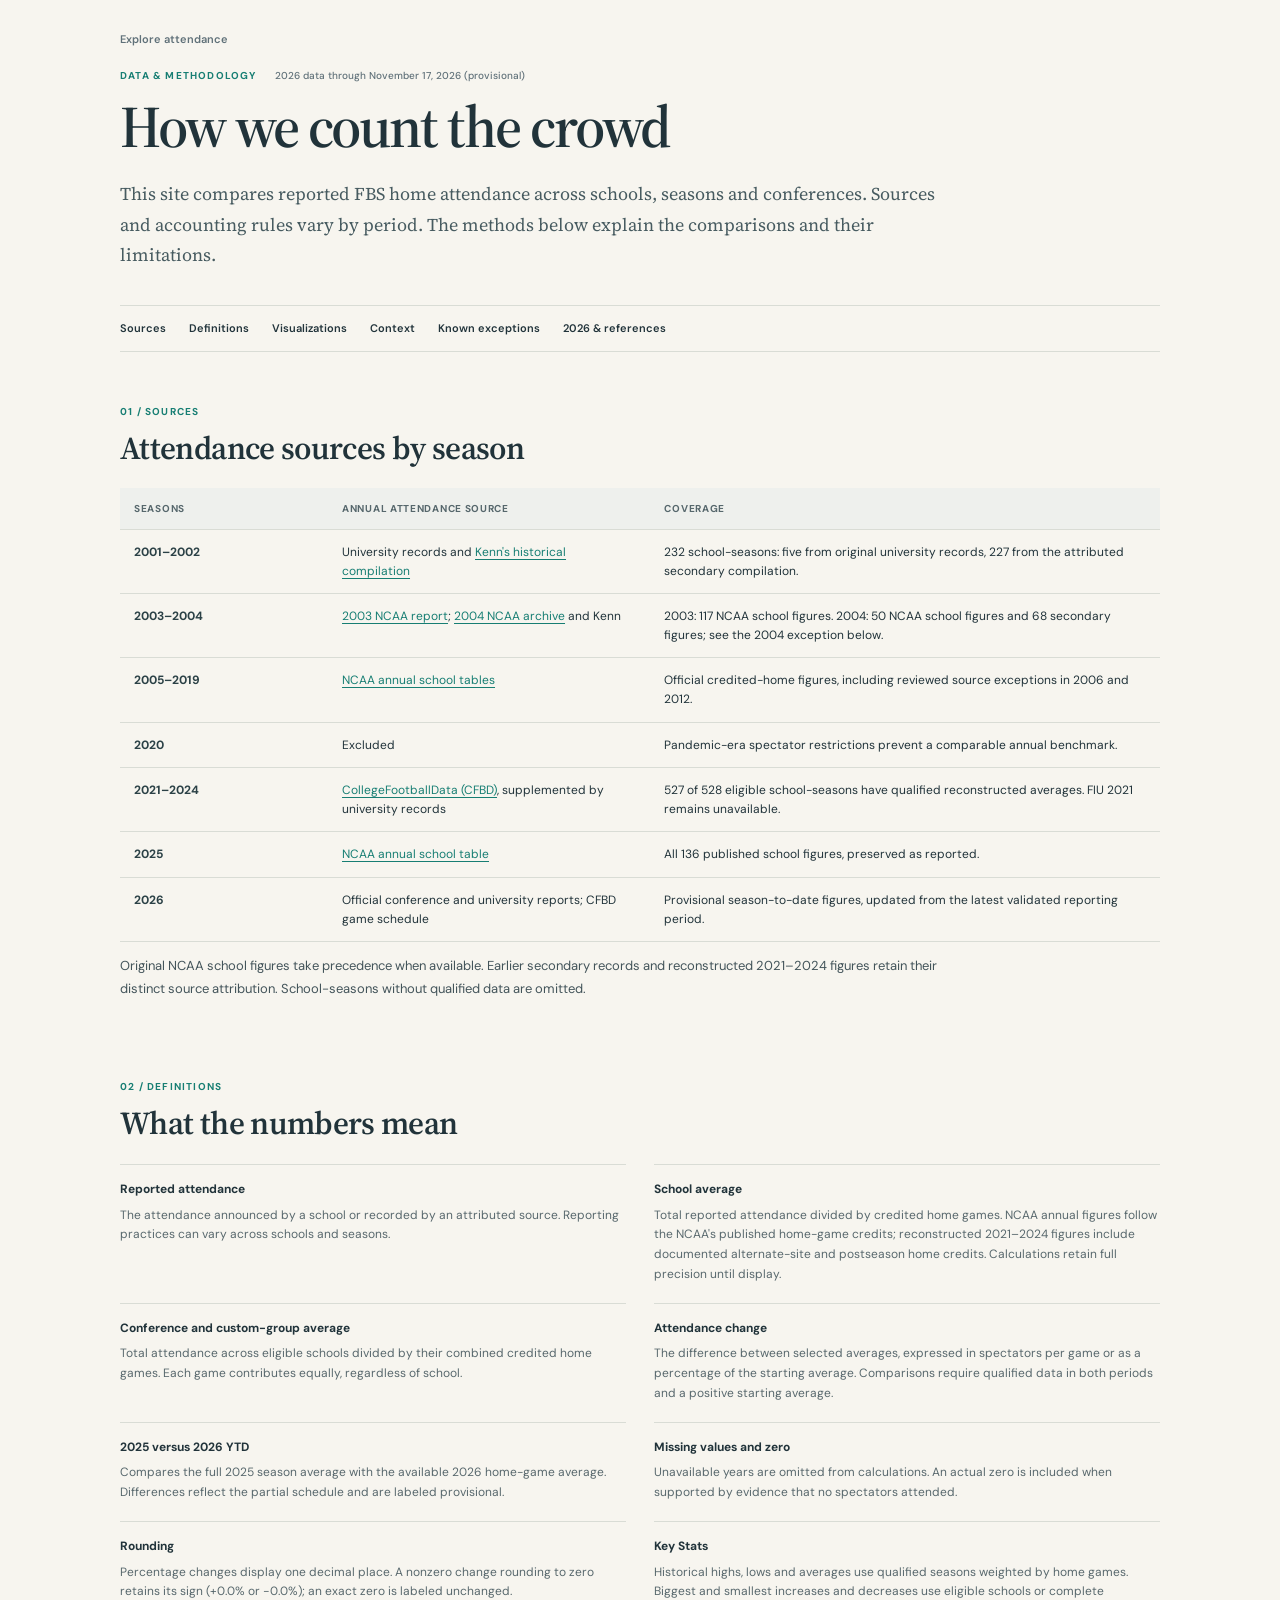
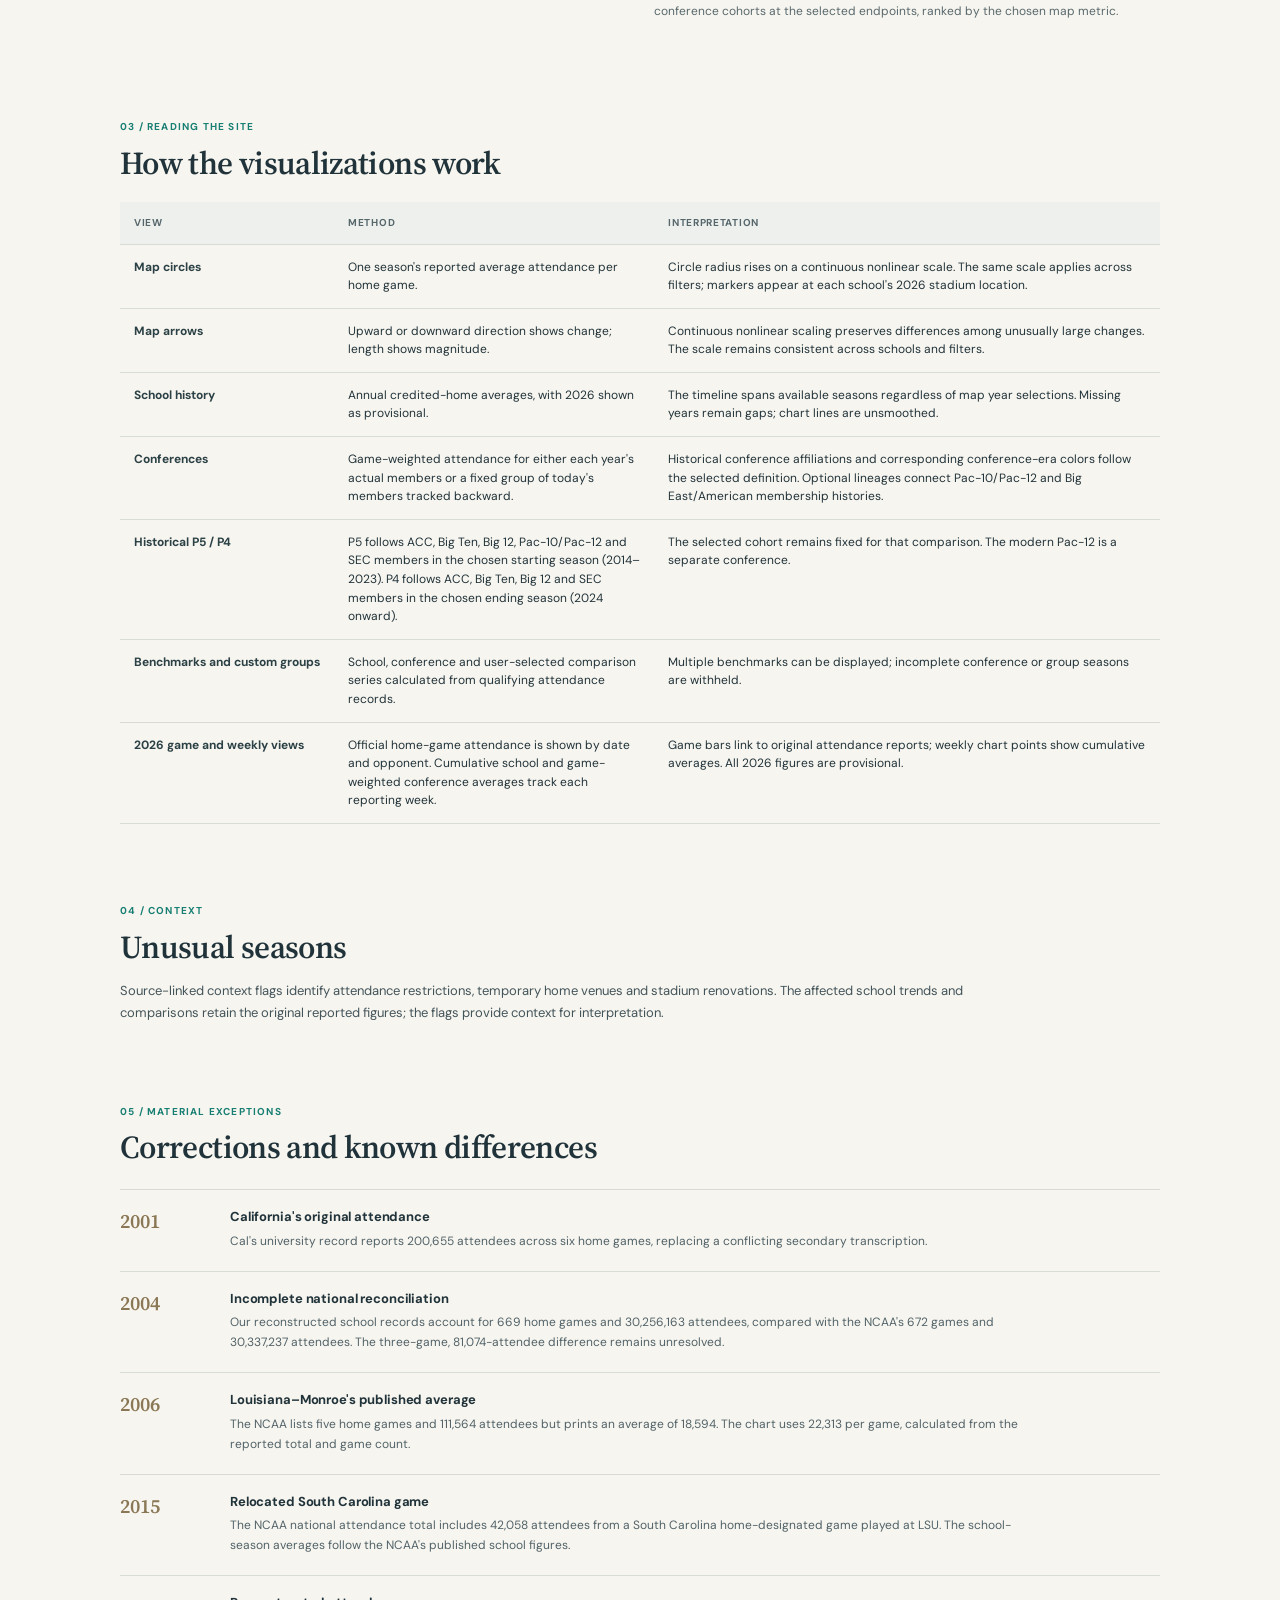
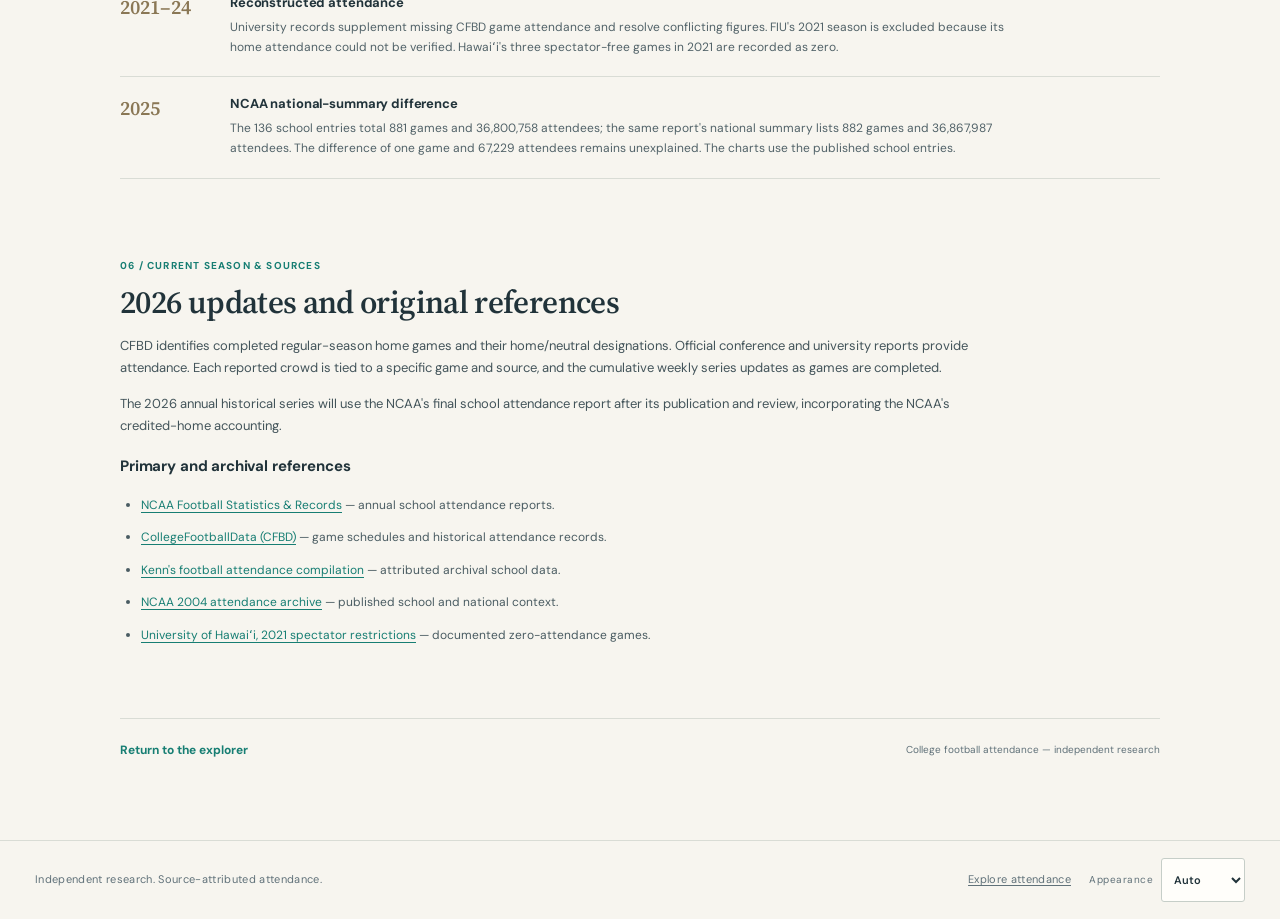
<file: methodology.html>
<!doctype html>
<html lang="en">
<head>
  <meta charset="utf-8">
  <meta name="viewport" content="width=device-width, initial-scale=1">
  <meta name="theme-color" content="#faf9f6">
  <meta name="description" content="Sources, calculations and limits of the college football attendance visualization.">
  <title>Data &amp; Methodology | The United States of College Football</title>
  <link rel="preconnect" href="https://fonts.googleapis.com">
  <link rel="preconnect" href="https://fonts.gstatic.com" crossorigin>
  <link href="https://fonts.googleapis.com/css2?family=DM+Sans:wght@400;500;600;700&family=Source+Serif+4:wght@400;600&display=swap" rel="stylesheet">
  <link rel="stylesheet" href="./styles.css?v=b45f5e7d809a">
  <script src="./theme.js"></script>
  <link rel="stylesheet" href="./methodology.css">
</head>
<body>
<a class="skip-link" href="#methodology-content">Skip to methodology</a>
<main id="methodology-content" class="methodology-main">
  <a class="methodology-back" href="./index.html">Explore attendance</a>
  <div class="methodology-eyebrow">DATA &amp; METHODOLOGY <span data-ytd-status>2026 data (provisional)</span></div>
  <h1>How we count the crowd</h1>
  <p class="methodology-deck">This site compares reported FBS home attendance across schools, seasons and conferences. Sources and accounting rules vary by period. The methods below explain the comparisons and their limitations.</p>

  <nav class="methodology-jumps" aria-label="On this page">
    <a href="#sources">Sources</a>
    <a href="#metrics">Definitions</a>
    <a href="#views">Visualizations</a>
    <a href="#disruptions">Context</a>
    <a href="#adjustments">Known exceptions</a>
    <a href="#updates">2026 &amp; references</a>
  </nav>

  <section id="sources" class="methodology-section">
    <span class="section-index">01 / SOURCES</span>
    <h2>Attendance sources by season</h2>
    <div class="table-scroll" role="region" aria-label="Historical attendance sources by period" tabindex="0">
      <table class="methodology-table"><thead><tr><th>Seasons</th><th>Annual attendance source</th><th>Coverage</th></tr></thead><tbody>
        <tr><th scope="row">2001–2002</th><td>University records and <a href="https://kenn.com/blog/sports-attendance/ncaa-football-attendance/">Kenn's historical compilation</a></td><td>232 school-seasons: five from original university records, 227 from the attributed secondary compilation.</td></tr>
        <tr><th scope="row">2003–2004</th><td><a href="https://s3.amazonaws.com/fs.ncaa.org/Docs/stats/football_records/Attendance/2003.pdf">2003 NCAA report</a>; <a href="https://ncaanewsarchive.s3.amazonaws.com/2005/Association-wide/football-attendance-holding-steady-despite-fewer-contests---1-31-05-ncaa-news.html">2004 NCAA archive</a> and Kenn</td><td>2003: 117 NCAA school figures. 2004: 50 NCAA school figures and 68 secondary figures; see the 2004 exception below.</td></tr>
        <tr><th scope="row">2005–2019</th><td><a href="https://www.ncaa.org/championships/statistics-and-records/football/">NCAA annual school tables</a></td><td>Official credited-home figures, including reviewed source exceptions in 2006 and 2012.</td></tr>
        <tr><th scope="row">2020</th><td>Excluded</td><td>Pandemic-era spectator restrictions prevent a comparable annual benchmark.</td></tr>
        <tr><th scope="row">2021–2024</th><td><a href="https://collegefootballdata.com/">CollegeFootballData (CFBD)</a>, supplemented by university records</td><td>527 of 528 eligible school-seasons have qualified reconstructed averages. FIU 2021 remains unavailable.</td></tr>
        <tr><th scope="row">2025</th><td><a href="https://s3.amazonaws.com/fs.ncaa.org/Docs/stats/football_records/Attend.pdf">NCAA annual school table</a></td><td>All 136 published school figures, preserved as reported.</td></tr>
        <tr><th scope="row">2026</th><td>Official conference and university reports; CFBD game schedule</td><td>Provisional season-to-date figures, updated from the latest validated reporting period.</td></tr>
      </tbody></table>
    </div>
    <p>Original NCAA school figures take precedence when available. Earlier secondary records and reconstructed 2021–2024 figures retain their distinct source attribution. School-seasons without qualified data are omitted.</p>
  </section>

  <section id="metrics" class="methodology-section">
    <span class="section-index">02 / DEFINITIONS</span>
    <h2>What the numbers mean</h2>
    <dl class="methodology-definitions">
      <div><dt>Reported attendance</dt><dd>The attendance announced by a school or recorded by an attributed source. Reporting practices can vary across schools and seasons.</dd></div>
      <div><dt>School average</dt><dd>Total reported attendance divided by credited home games. NCAA annual figures follow the NCAA's published home-game credits; reconstructed 2021–2024 figures include documented alternate-site and postseason home credits. Calculations retain full precision until display.</dd></div>
      <div><dt>Conference and custom-group average</dt><dd>Total attendance across eligible schools divided by their combined credited home games. Each game contributes equally, regardless of school.</dd></div>
      <div><dt>Attendance change</dt><dd>The difference between selected averages, expressed in spectators per game or as a percentage of the starting average. Comparisons require qualified data in both periods and a positive starting average.</dd></div>
      <div><dt>2025 versus 2026 YTD</dt><dd>Compares the full 2025 season average with the available 2026 home-game average. Differences reflect the partial schedule and are labeled provisional.</dd></div>
      <div><dt>Missing values and zero</dt><dd>Unavailable years are omitted from calculations. An actual zero is included when supported by evidence that no spectators attended.</dd></div>
      <div><dt>Rounding</dt><dd>Percentage changes display one decimal place. A nonzero change rounding to zero retains its sign (+0.0% or −0.0%); an exact zero is labeled unchanged.</dd></div>
      <div><dt>Key Stats</dt><dd>Historical highs, lows and averages use qualified seasons weighted by home games. Biggest and smallest increases and decreases use eligible schools or complete conference cohorts at the selected endpoints, ranked by the chosen map metric.</dd></div>
    </dl>
  </section>

  <section id="views" class="methodology-section">
    <span class="section-index">03 / READING THE SITE</span>
    <h2>How the visualizations work</h2>
    <div class="table-scroll" role="region" aria-label="How to read attendance visualizations" tabindex="0">
      <table class="methodology-table"><thead><tr><th>View</th><th>Method</th><th>Interpretation</th></tr></thead><tbody>
        <tr><th scope="row">Map circles</th><td>One season's reported average attendance per home game.</td><td>Circle radius rises on a continuous nonlinear scale. The same scale applies across filters; markers appear at each school's 2026 stadium location.</td></tr>
        <tr><th scope="row">Map arrows</th><td>Upward or downward direction shows change; length shows magnitude.</td><td>Continuous nonlinear scaling preserves differences among unusually large changes. The scale remains consistent across schools and filters.</td></tr>
        <tr><th scope="row">School history</th><td>Annual credited-home averages, with 2026 shown as provisional.</td><td>The timeline spans available seasons regardless of map year selections. Missing years remain gaps; chart lines are unsmoothed.</td></tr>
        <tr><th scope="row">Conferences</th><td>Game-weighted attendance for either each year's actual members or a fixed group of today's members tracked backward.</td><td>Historical conference affiliations and corresponding conference-era colors follow the selected definition. Optional lineages connect Pac-10/Pac-12 and Big East/American membership histories.</td></tr>
        <tr><th scope="row">Historical P5 / P4</th><td>P5 follows ACC, Big Ten, Big 12, Pac-10/Pac-12 and SEC members in the chosen starting season (2014–2023). P4 follows ACC, Big Ten, Big 12 and SEC members in the chosen ending season (2024 onward).</td><td>The selected cohort remains fixed for that comparison. The modern Pac-12 is a separate conference.</td></tr>
        <tr><th scope="row">Benchmarks and custom groups</th><td>School, conference and user-selected comparison series calculated from qualifying attendance records.</td><td>Multiple benchmarks can be displayed; incomplete conference or group seasons are withheld.</td></tr>
        <tr><th scope="row">2026 game and weekly views</th><td>Official home-game attendance is shown by date and opponent. Cumulative school and game-weighted conference averages track each reporting week.</td><td>Game bars link to original attendance reports; weekly chart points show cumulative averages. All 2026 figures are provisional.</td></tr>
      </tbody></table>
    </div>
  </section>

  <section id="disruptions" class="methodology-section">
    <span class="section-index">04 / CONTEXT</span>
    <h2>Unusual seasons</h2>
    <p>Source-linked context flags identify attendance restrictions, temporary home venues and stadium renovations. The affected school trends and comparisons retain the original reported figures; the flags provide context for interpretation.</p>
  </section>

  <section id="adjustments" class="methodology-section">
    <span class="section-index">05 / MATERIAL EXCEPTIONS</span>
    <h2>Corrections and known differences</h2>
    <div class="exception-list">
      <article><div class="exception-year">2001</div><div><h3>California's original attendance</h3><p>Cal's university record reports 200,655 attendees across six home games, replacing a conflicting secondary transcription.</p></div></article>
      <article><div class="exception-year">2004</div><div><h3>Incomplete national reconciliation</h3><p>Our reconstructed school records account for 669 home games and 30,256,163 attendees, compared with the NCAA's 672 games and 30,337,237 attendees. The three-game, 81,074-attendee difference remains unresolved.</p></div></article>
      <article><div class="exception-year">2006</div><div><h3>Louisiana–Monroe's published average</h3><p>The NCAA lists five home games and 111,564 attendees but prints an average of 18,594. The chart uses 22,313 per game, calculated from the reported total and game count.</p></div></article>
      <article><div class="exception-year">2015</div><div><h3>Relocated South Carolina game</h3><p>The NCAA national attendance total includes 42,058 attendees from a South Carolina home-designated game played at LSU. The school-season averages follow the NCAA's published school figures.</p></div></article>
      <article><div class="exception-year">2021–24</div><div><h3>Reconstructed attendance</h3><p>University records supplement missing CFBD game attendance and resolve conflicting figures. FIU's 2021 season is excluded because its home attendance could not be verified. Hawaiʻi's three spectator-free games in 2021 are recorded as zero.</p></div></article>
      <article><div class="exception-year">2025</div><div><h3>NCAA national-summary difference</h3><p>The 136 school entries total 881 games and 36,800,758 attendees; the same report's national summary lists 882 games and 36,867,987 attendees. The difference of one game and 67,229 attendees remains unexplained. The charts use the published school entries.</p></div></article>
    </div>
  </section>

  <section id="updates" class="methodology-section">
    <span class="section-index">06 / CURRENT SEASON &amp; SOURCES</span>
    <h2>2026 updates and original references</h2>
    <p>CFBD identifies completed regular-season home games and their home/neutral designations. Official conference and university reports provide attendance. Each reported crowd is tied to a specific game and source, and the cumulative weekly series updates as games are completed.</p>
    <p>The 2026 annual historical series will use the NCAA's final school attendance report after its publication and review, incorporating the NCAA's credited-home accounting.</p>
    <h3>Primary and archival references</h3>
    <ul class="methodology-references">
      <li><a href="https://www.ncaa.org/championships/statistics-and-records/football/">NCAA Football Statistics &amp; Records</a> — annual school attendance reports.</li>
      <li><a href="https://collegefootballdata.com/">CollegeFootballData (CFBD)</a> — game schedules and historical attendance records.</li>
      <li><a href="https://kenn.com/blog/sports-attendance/ncaa-football-attendance/">Kenn's football attendance compilation</a> — attributed archival school data.</li>
      <li><a href="https://ncaanewsarchive.s3.amazonaws.com/2005/Association-wide/football-attendance-holding-steady-despite-fewer-contests---1-31-05-ncaa-news.html">NCAA 2004 attendance archive</a> — published school and national context.</li>
      <li><a href="https://hawaiiathletics.com/news/2021/11/1/football-warriors-host-aztecs-in-first-full-capacity-crowd-at-ching-complex.aspx">University of Hawaiʻi, 2021 spectator restrictions</a> — documented zero-attendance games.</li>
    </ul>
  </section>

  <div class="methodology-bottom"><a href="./index.html">Return to the explorer</a><span>College football attendance — independent research</span></div>
</main>
<footer class="site-footer">
  <span>Independent research. Source-attributed attendance.</span>
  <div class="site-footer-actions">
    <a href="./index.html">Explore attendance</a>
    <label class="theme-picker footer-theme"><span>Appearance</span><select id="themeMode" aria-label="Appearance" title="Appearance"><option value="auto">Auto</option><option value="light">Light</option><option value="dark">Dark</option></select></label>
  </div>
</footer>
<script type="module">
  const nodes = document.querySelectorAll("[data-ytd-status]");
  try {
    const response = await fetch("./data/freshness.json", {cache: "no-store"});
    if (!response.ok) throw new Error("Audit not accessible");
    const audit = await response.json();
    if (audit.season_status !== "provisional" || !Number.isInteger(audit.matched_games) ||
        !Number.isInteger(audit.qualifying_games) || audit.matched_games > audit.qualifying_games)
      throw new Error("Invalid provisional audit");
    const when = new Date(audit.data_through).toLocaleDateString("en-US", {
      timeZone: "UTC", year: "numeric", month: "long", day: "numeric"
    });
    const label = "2026 data through " + when + " (provisional)";
    nodes.forEach(node => {node.textContent = label;});
  } catch {
    nodes.forEach(node => {node.textContent = "2026 provisional data (date unavailable)";});
  }
</script>
</body>
</html>
</file>
<file: styles.css>
:root{--paper:#f7f5ef;--ink:#21333a;--soft:#607179;--rule:#d9dcd5;--rise:#177e73;--fall:#b65f46;--neutral:#52656b;--gold:#b08a49;}
*{box-sizing:border-box}
html{scroll-behavior:smooth}
body{margin:0;background:var(--paper);color:var(--ink);font:14px/1.55 "DM Sans",Arial,sans-serif;-webkit-font-smoothing:antialiased}
button,select{font:inherit}
button{cursor:pointer}
button:focus-visible,select:focus-visible,a:focus-visible,input:focus-visible,summary:focus-visible,[role="button"]:focus-visible{outline:2px solid #bd8940;outline-offset:3px}
a{color:var(--rise);text-underline-offset:3px}
[hidden]{display:none!important}
.visually-hidden{position:absolute;width:1px;height:1px;padding:0;margin:-1px;overflow:hidden;clip:rect(0,0,0,0);white-space:nowrap;border:0}
.skip-link{position:absolute;top:-80px;left:12px;padding:8px;background:white;z-index:50}
.skip-link:focus{top:12px}
main{max-width:1320px;margin:0 auto;padding:0 30px 60px}
.page-intro{display:flex;align-items:flex-start;flex-direction:column;gap:7px;padding:31px 0 25px}
.page-intro h1{font:600 clamp(27px,3.2vw,41px)/1.11 "Source Serif 4",Georgia,serif;letter-spacing:-.026em;margin:0}
.page-intro p{margin:0;color:var(--soft);font-size:14px;white-space:normal}
.controls-bar{border:1px solid var(--rule);border-radius:7px;background:var(--surface);padding:14px 16px;margin-bottom:15px;display:flex;gap:14px;align-items:end;flex-wrap:wrap}
.field{display:flex;flex-direction:column;gap:4px;min-width:82px}
.field>span{font-size:10px;letter-spacing:.10em;font-weight:700;color:var(--soft)}
.field select{height:39px;width:100%;min-width:0;padding:6px 28px 6px 10px;border:1px solid var(--field-border);border-radius:5px;background:var(--surface);color:var(--ink);max-width:100%}
.field select:hover{border-color:#8e9a9c}
.comparison-divider{align-self:end;line-height:39px;color:var(--soft)}
.focus-field{min-width:190px;max-width:230px;flex:1.1}
.conference-field{min-width:147px;max-width:205px;flex:1}
.school-field{min-width:177px;max-width:250px;flex:1.4}
.metric-switch{display:flex;align-items:stretch;gap:3px;padding:3px;border:1px solid var(--field-border);border-radius:8px;margin-left:auto;min-height:44px}
.metric-button{appearance:none;display:flex;align-items:center;justify-content:center;background:transparent;border:0;border-radius:5px;color:var(--soft);font-size:12px;line-height:1.2;padding:7px 12px;white-space:nowrap;min-height:36px}
.metric-button:hover:not(.active){background:var(--surface-hover)}
.metric-button.active{background:#263e44;color:#fff;font-weight:600}
.metric-button:disabled{cursor:not-allowed;opacity:.4}
.context-note{font-size:12px;color:var(--soft);margin:8px 0 12px;min-height:18px}
.map-layout{width:100%;display:grid;grid-template-columns:minmax(0,1.75fr) minmax(320px,1fr);gap:27px;align-items:start}
.map-card{min-width:0}
.map-topline{display:flex;align-items:baseline;justify-content:space-between;padding:3px 0 9px}
.map-topline h2{font:600 23px/1.2 "Source Serif 4",Georgia,serif;margin:0;letter-spacing:-.018em}
.map-topline span{color:var(--soft);font-size:12px;font-variant-numeric:tabular-nums}
.map-stage{position:relative;width:100%;max-width:1060px;margin:0 auto;aspect-ratio:960/585;overflow:hidden;touch-action:pan-y}
#atlasMap{width:100%;height:100%;display:block;outline:none;touch-action:none}
.state-shape{fill:var(--map-land);stroke:var(--map-border);stroke-width:.85;vector-effect:non-scaling-stroke}
.map-marker{cursor:pointer;outline:none}
.marker-hit-circle{fill:transparent;stroke:none;pointer-events:all}
.marker-hit-shaft,.marker-hit-tip{fill:none;stroke:transparent;stroke-width:12px;pointer-events:stroke;vector-effect:non-scaling-stroke;stroke-linecap:round;stroke-linejoin:round}
.marker-ring{stroke:#fff;stroke-width:1.15;vector-effect:non-scaling-stroke;pointer-events:none}
.marker-arrow{fill:none;stroke-linecap:round;vector-effect:non-scaling-stroke;opacity:.96;pointer-events:none}
.marker-tip{fill:none;stroke-linecap:round;stroke-linejoin:round;vector-effect:non-scaling-stroke;opacity:.96;pointer-events:none}
.map-marker.muted .marker-arrow,.map-marker.muted .marker-tip,.map-marker.muted .marker-ring{opacity:.17}
.map-marker.muted:hover .marker-arrow,.map-marker.muted:hover .marker-tip,.map-marker.muted:hover .marker-ring,
.map-marker.muted:focus-visible .marker-arrow,.map-marker.muted:focus-visible .marker-tip,.map-marker.muted:focus-visible .marker-ring{opacity:.85}
.map-marker.active .marker-arrow,.map-marker.active .marker-tip{opacity:1;filter:drop-shadow(0 0 2px #fff) drop-shadow(0 0 1px #182d32)}
.map-marker.active .marker-ring{stroke:#243d44;stroke-width:1.7px}
.map-marker.hovered .marker-arrow,.map-marker.hovered .marker-tip{opacity:1;stroke-width:2px;filter:drop-shadow(0 0 1.6px #fff) drop-shadow(0 0 1px #243d44)}
.map-marker.hovered .marker-ring{opacity:1;filter:drop-shadow(0 0 2px #fff)}
.map-tooltip{position:absolute;z-index:4;pointer-events:none;background:var(--surface);border:1px solid var(--field-border);box-shadow:0 7px 22px #152f2a24;padding:11px 13px;max-width:235px;min-width:150px;border-radius:5px;font-size:12px}
.map-tooltip b{display:block;font-size:13px}
.map-tooltip span{display:block;font-size:15px;font-weight:700;margin:3px 0}
.map-tooltip small{display:block;font-size:11px;color:var(--soft);line-height:1.4}
.map-tooltip-averages{white-space:pre-line}
.map-school-chooser{position:absolute;z-index:6;width:235px;max-width:calc(100% - 12px);max-height:265px;overflow-y:auto;background:#fff;border:1px solid #d5dcd9;box-shadow:0 7px 22px #152f2a28;border-radius:4px;padding:5px;pointer-events:auto}
.map-school-chooser[hidden]{display:none}
.map-chooser-head{display:flex;align-items:center;justify-content:space-between;padding:4px 8px 6px;color:#34474b;font-size:12px}
.map-chooser-close{border:0;background:transparent;color:#52636a;font-size:19px;cursor:pointer;padding:0 3px;line-height:1.2}
.map-chooser-option{width:100%;display:flex;align-items:center;justify-content:space-between;gap:10px;border:0;border-top:1px solid #e8ece9;background:#fff;color:#20363b;text-align:left;padding:9px 8px;cursor:pointer;font-size:12px}
.map-chooser-option small{font-size:11px;color:#66777c;white-space:nowrap}
.map-chooser-option:hover,.map-chooser-option:focus-visible{background:#eef3f1;outline-offset:-2px}
@media (pointer:coarse){.marker-hit-shaft,.marker-hit-tip{stroke-width:18px}}
.map-zoom{position:absolute;bottom:9px;right:9px;display:flex;gap:2px}
.map-zoom button{width:32px;height:32px;border:1px solid #d2d6d2;background:#fff;color:#45545a;font-size:16px;border-radius:2px}
.map-zoom button:hover{background:#f1f2ef}
.map-zoom #zoomReset{width:52px;font-size:12px;font-weight:600}
.map-footer{display:flex;align-items:center;justify-content:space-between;flex-wrap:wrap;gap:8px;border-top:1px solid var(--rule);padding:9px 0 0}
.map-legend{display:flex;align-items:center;gap:13px;flex-wrap:wrap;font-size:12px;color:var(--soft)}
.legend-item{display:flex;align-items:center;gap:5px;white-space:nowrap}
.legend-symbol{display:inline-block;width:9px;height:9px;border-radius:50%;background:var(--rise)}
.legend-symbol.rise,.legend-symbol.fall{width:15px;height:2px;border-radius:0;position:relative;transform-origin:center}
.legend-symbol.rise{color:var(--rise);transform:rotate(-26deg)}
.legend-symbol.fall{background:var(--fall);color:var(--fall);transform:rotate(26deg)}
.legend-symbol.rise::after,.legend-symbol.fall::after{content:"";position:absolute;right:-1px;top:-3px;width:6px;height:6px;border-top:2px solid currentColor;border-right:2px solid currentColor;transform:rotate(45deg)}
.legend-symbol.unavailable{background:transparent;border:1px solid #7f908f}
.legend-symbol.muted{background:#a4adab;opacity:.6}
.legend-symbol.flat{width:12px;height:2px;border-radius:0;background:#52636a;position:relative}
.legend-symbol.flat::after{content:"";position:absolute;right:0;top:-2.5px;width:5px;height:5px;border-top:1.6px solid #52636a;border-right:1.6px solid #52636a;transform:rotate(45deg)}
.map-length-key{display:flex;align-items:center;gap:13px;flex-wrap:wrap;min-height:30px;margin:0 0 10px;font-size:11px;color:#667377}\n.map-length-key[data-loading="true"]{visibility:hidden}
.map-length-key[hidden],.legend-item[hidden]{display:none}
.map-length-lead{font-weight:600;color:#4e5b60}
.map-length-samples{display:flex;align-items:center;gap:17px;flex-wrap:wrap}
.map-length-item{display:flex;align-items:center;gap:2px;white-space:nowrap;font-variant-numeric:tabular-nums}
.map-length-item svg{display:block;width:40px;height:30px;flex:none}
.map-footnote{font-size:11px;color:var(--soft)}
.legend-explainer{margin:4px 0 10px;font-size:11px;color:#778184}
.stats-grid{display:grid;grid-template-columns:repeat(2,minmax(0,1fr));border-block:1px solid var(--rule);gap:0;margin:0 0 17px;align-items:stretch}
.stat{padding:12px 10px;display:flex;flex-direction:column;align-items:start;gap:5px;min-width:0}
.stat:nth-of-type(odd){border-right:1px solid var(--rule)}
.stat:nth-of-type(-n+2){border-bottom:1px solid var(--rule)}
.stat span{font-size:10px;letter-spacing:.06em;color:var(--soft);font-weight:700;white-space:nowrap}
.stat strong{font:600 27px/1.13 "Source Serif 4",Georgia,serif;white-space:nowrap;font-variant-numeric:tabular-nums}
.stat small{font-size:11px;color:var(--soft);line-height:1.2;max-width:100%;overflow:hidden;text-overflow:ellipsis;white-space:nowrap}
.school-card{display:grid;grid-template-columns:repeat(2,minmax(0,1fr));column-gap:12px;row-gap:8px;padding:2px 0 6px;margin-bottom:9px}
.school-summary-heading{grid-column:1 / -1;min-width:0}
.school-summary-heading h2{font:600 25px/1.2 "Source Serif 4",Georgia,serif;margin:0;color:var(--ink)}
.school-summary-heading h2::after{content:none}
.conference-link{background:none;border:0;padding:2px 0;color:#526975;font-size:11px;text-align:left;text-decoration:underline;text-decoration-style:dotted;text-underline-offset:3px}
.conference-link:hover{color:#1b8275}
.school-stat{display:flex;flex-direction:column;gap:2px;min-width:95px}
.school-stat--change{grid-column:1/-1}
.school-stat span{font-size:10px;color:var(--soft)}
.school-stat strong{font-size:19px;letter-spacing:-.025em;font-variant-numeric:tabular-nums}
.school-sources{display:flex;flex-direction:column;gap:3px;grid-column:1/-1}
.school-source{display:flex;gap:.35em;align-items:center;color:var(--soft);font-size:11px;max-width:none}
.school-source a{white-space:nowrap}
.school-source[hidden]{display:none}
.source-exception{grid-column:1/-1;font-size:11px;color:#6b6660;margin:0}
.trends-section,.game-details-section{margin:22px 0 26px}
.section-heading{display:flex;align-items:baseline;gap:15px;flex-wrap:wrap;margin-bottom:13px}
.section-heading h2{font:600 24px/1.25 "Source Serif 4",Georgia,serif;margin:0}
.section-subtitle{font-size:11px;color:var(--soft)}
.trend-controls{display:flex;align-items:start;gap:12px;flex-wrap:wrap}
.trend-controls .field{min-width:165px;max-width:285px}
.school-compare-control{display:flex;flex-direction:column;gap:5px;min-width:185px;max-width:305px;flex:0 1 285px}
.school-compare-control .field{min-width:0;max-width:none;width:100%}
.suggested-comparisons{display:flex;align-items:baseline;flex-wrap:wrap;gap:4px 5px;font-size:10px;line-height:1.35;flex:0 0 100%;width:100%}
.selected-comparison-schools{display:flex;align-items:center;flex-wrap:wrap;gap:5px 7px;flex:0 0 100%;width:100%;font-size:11px;color:var(--soft)}
.selected-comparison-chip{display:inline-flex;align-items:center;gap:6px;border:1px solid var(--rule);border-radius:14px;background:var(--surface);color:var(--ink);padding:3px 8px;font-size:11px}
.selected-comparison-chip:hover{border-color:var(--rise)}
.selected-comparison-chip .remove-mark{font-size:14px;line-height:1;color:var(--soft)}
.suggested-comparisons-label{color:var(--soft);margin-right:2px}
.suggested-school-chip{border:1px solid var(--rule);border-radius:12px;padding:2px 7px;background:var(--surface);color:var(--soft);font-size:10px;line-height:1.4}
.suggested-school-chip:hover,.suggested-school-chip[aria-pressed="true"]{color:var(--rise);border-color:var(--rise)}
.additional-benchmark-row{display:flex;flex-basis:100%;width:100%;align-items:end;flex-wrap:wrap;gap:12px;padding-top:3px}
.additional-benchmark-row .field{flex:0 1 300px}
.season-availability-note{font-size:11px;line-height:1.5;color:var(--soft);margin:7px 0 0}
.subtle-check{font-size:11px;color:var(--soft);display:flex;align-items:center;gap:6px;min-height:34px}
.subtle-check input{accent-color:var(--rise)}
.custom-group-controls{display:flex;gap:9px;align-items:end;flex-wrap:wrap;padding:8px 0}
.custom-group-controls .field{min-width:180px}
.text-button{height:34px;border:1px solid #cfd6d2;background:white;padding:0 12px;color:var(--ink)}
.group-chips{display:flex;gap:6px;align-items:center;flex-wrap:wrap}
.group-chip{border:1px solid #cfd6d2;border-radius:16px;background:#fff;font-size:11px;padding:5px 9px;color:var(--ink)}
.group-chip:hover{border-color:var(--fall)}
.trend-membership-note,.trend-coverage-note,.game-source-note{font-size:11px;color:var(--soft);margin:8px 0;line-height:1.5}
.chart-key{display:flex;gap:18px;flex-wrap:wrap;align-items:center;margin:8px 0;font-size:11px;color:#435056}
.chart-key>span{display:inline-flex;gap:7px;align-items:center}
.swatch{display:inline-block;width:21px;height:2px;background:var(--rise)}
.swatch.school-b{background:var(--fall)}
.swatch.conference{background:var(--gold);border-top:1px dashed #faf9f6}
.chart-container,.game-chart-wrap{width:100%;overflow:hidden}
.chart-container svg,.game-chart-wrap svg{width:100%;height:auto;display:block;overflow:visible}
.chart-grid .tick line{stroke:#e3e6e2}
.chart-axis path,.chart-axis line{stroke:#bfc8c4;stroke-width:.6}
.chart-axis text{font:11px "DM Sans",Arial,sans-serif;fill:#69777a}
.chart-line{fill:none;stroke-linejoin:round;stroke-linecap:round}
.period-label{font-size:10px;fill:#9c916f;letter-spacing:.015em}
.weekly-trend-wrap{margin:12px 0 15px}
.weekly-trend-wrap .trend-coverage-note{font-weight:600;color:var(--ink)}
.weekly-series-key{display:flex;flex-wrap:wrap;align-items:center;gap:4px 10px;margin-top:5px}
.weekly-series-item{display:inline-flex;align-items:center;gap:6px;padding:2px 3px;font-size:11px;line-height:1.5;color:var(--soft)}
button.weekly-series-item{font:inherit;font-size:11px;color:var(--ink);background:transparent;border:0;border-radius:3px;cursor:pointer}
button.weekly-series-item:hover{background:var(--panel,#eef0ed)}
button.weekly-series-item:focus-visible{outline:2px solid var(--accent,#177e7a);outline-offset:2px}
.weekly-series-item.is-hidden{opacity:.45}
.game-details-section{border-top:1px solid var(--rule);padding-top:19px}
.game-table-wrap{overflow-x:auto}
.game-table{border-collapse:collapse;width:100%;font-size:12px;text-align:left}
.game-table th{font-size:10px;font-weight:700;letter-spacing:.07em;color:#6a777b;border-bottom:1px solid var(--rule);padding:7px 9px}
.game-table td{border-bottom:1px solid #e8eae6;padding:5px 8px;font-variant-numeric:tabular-nums}
.game-date-cell{white-space:nowrap}
.game-table tr:hover td{background:#f0f2ed}
.game-attendance-cell{display:flex;align-items:center;gap:13px}
.game-attendance-number{min-width:70px;text-align:right;font-weight:600}
.game-source-link{display:block;width:max-content;margin-top:1px;font-size:10px}
.game-sellout-badge{display:inline-flex;align-items:center;flex-shrink:0;white-space:nowrap;border:1px solid #a8cbc0;border-radius:3px;padding:2px 6px;color:#216759;background:#edf5f1;text-decoration:none;font:600 10px/1.2 "DM Sans",Arial,sans-serif}
.game-sellout-badge:hover{background:#dcefe7;text-decoration:underline}
.game-bar-track{flex:1;min-width:70px;max-width:360px;height:9px;background:#ecefeb;position:relative;border-radius:1px}
.game-bar-fill{display:block;height:100%;background:var(--school-primary,#52636a);border-radius:1px}
.game-bar-unavailable{font-weight:400;color:var(--soft)}
.quick-trend{grid-column:1/-1;min-width:0;margin-top:5px;position:relative}
.quick-trend-heading{display:flex;align-items:baseline;justify-content:space-between;gap:9px}
.quick-trend-heading span{font-size:11px;font-weight:700;letter-spacing:.055em;text-transform:uppercase;color:var(--soft)}
.quick-trend-heading a{font-size:10px;white-space:nowrap}
#quickTrendEmpty{font-size:11px;color:var(--soft);margin:8px 0}
#quickTrendChart{width:100%;height:auto;margin-top:2px;display:block}
.quick-trend-tooltip{position:absolute;top:24px;right:6px;z-index:2;pointer-events:none;border:1px solid #d5dcd9;background:#fff;color:#24373c;font-size:11px;line-height:1.4;box-shadow:0 3px 12px #182f2d24;padding:5px 8px;border-radius:3px;max-width:84%}
.quick-dot-hit{cursor:crosshair}
.quick-dot-hit:focus-visible{outline:none;stroke:#9c7235;stroke-width:1.5px}
.quick-trend-axis text{font:11px "DM Sans",Arial,sans-serif;fill:var(--soft)}
.quick-trend-axis path,.quick-trend-axis line{stroke:#cbd1cc}
.quick-trend-note{font:10px "DM Sans",Arial,sans-serif;fill:#78817e}
.movers-section{border-top:1px solid var(--rule);margin:18px 0 22px;padding-top:15px}
.movers-section h2{font:600 22px/1.2 "Source Serif 4",Georgia,serif;margin:0}
.movers-heading{display:flex;align-items:center;justify-content:space-between;gap:8px;flex-wrap:wrap}
.mover-type-switch{display:inline-flex;border:1px solid var(--rule);border-radius:2px;overflow:hidden}
.mover-type-button{font:600 10px "DM Sans",Arial,sans-serif;padding:5px 7px;border:0;background:#fff;color:var(--soft);cursor:pointer}
.mover-type-button+.mover-type-button{border-left:1px solid var(--rule)}
.mover-type-button.active{background:#273f45;color:#fff}
.mover-type-button:focus-visible{outline:2px solid #bd8940;outline-offset:-2px}
.movers-section>p{color:var(--soft);font-size:10px;line-height:1.4;margin:5px 0 9px}
.mover-list{display:grid;grid-template-columns:repeat(2,minmax(0,1fr));column-gap:24px;row-gap:0}
.mover-item{display:grid;grid-template-columns:minmax(0,1fr) auto;grid-template-areas:"label label" "school value";column-gap:10px;row-gap:5px;min-width:0;padding:13px 9px;border:0;border-bottom:1px solid var(--rule);background:transparent;color:var(--ink);text-align:left;cursor:pointer;font-family:inherit}
.mover-item:hover{background:#f0f2ee}
.mover-item:focus-visible{outline:2px solid #bd8940;outline-offset:1px}
.mover-item:disabled{opacity:.5;cursor:default}
.mover-label{grid-area:label;font-size:10px;letter-spacing:.035em;color:var(--soft);text-transform:uppercase;font-weight:700}
.mover-school{grid-area:school;font-size:14px;white-space:nowrap;text-overflow:ellipsis;overflow:hidden}
.mover-value{grid-area:value;font-size:14px;font-weight:700;font-variant-numeric:tabular-nums;text-align:right}
.mover-value small{display:block;color:var(--soft);font-size:10px;font-weight:400}
#additionalBenchmarkField{min-width:170px}
.methodology{border-top:1px solid var(--rule);font-size:12px;color:#667478;padding:17px 0;max-width:850px}
.methodology summary{cursor:pointer;color:var(--ink);font-weight:600}
.methodology p{margin:11px 0}
.site-footer{border-top:1px solid var(--rule);display:flex;align-items:center;justify-content:space-between;flex-wrap:wrap;gap:12px 20px;padding:17px max(24px,calc((100vw - 1210px)/2));font-size:11px;letter-spacing:.03em;color:var(--soft)}
.site-footer a{color:inherit;text-underline-offset:2px}
.site-footer-actions{display:flex;align-items:center;gap:18px;flex-wrap:wrap}
.site-footer-actions a{display:inline-flex;align-items:center;min-height:44px}
@media(max-width:1050px){
 .map-layout{grid-template-columns:minmax(0,1fr);row-gap:12px}
 .map-length-key{margin-bottom:0}
 .map-sidebar{display:block}
 .map-sidebar .quick-trend{align-self:start}
 .school-card{max-width:680px}
}
@media(max-width:960px){
 .page-intro{align-items:start;flex-direction:column;gap:4px}
 .metric-switch{margin-left:0}
 .controls-bar{gap:10px}
 .stat{padding:11px 10px;gap:7px}
 .stat strong{font-size:18px}
}
@media(max-width:620px){
 main{padding:0 13px 32px}
 .page-intro{padding:19px 0 15px}
 .page-intro h1{font-size:23px}
 .page-intro p{font-size:11px;white-space:normal}
 .controls-bar{display:grid;grid-template-columns:minmax(0,1fr) 13px minmax(0,1fr);gap:8px}
 .conference-field{grid-column:1 / 3;max-width:none}
 .school-field{grid-column:3 / 4;max-width:none;min-width:0}
 .metric-switch{grid-column:1 / -1;width:100%}
 .metric-button{flex:1;min-width:0;padding:7px 4px;font-size:11px}
 .field{min-width:0}
 .field>span{font-size:9px}
 .map-topline h2{font-size:18px}
 /* Match viewBox; remove vertical letterboxing on phones. */
 #atlasMap{height:100%}
 .map-footer{gap:4px}
 .map-legend{gap:10px}
 .map-footnote{width:100%;font-size:10px}
 .legend-explainer{font-size:10px}
 .map-sidebar{display:block}
 .mover-list{grid-template-columns:minmax(0,1fr)}
 #largestRise,#smallestRise,#largestFall,#smallestFall{grid-area:auto}
 .stats-grid{display:grid;grid-template-columns:repeat(2,minmax(0,1fr));margin:0 0 15px}
 .stat{min-width:0;justify-content:space-between;padding:10px 5px}
 .stat:nth-of-type(2){border-right:0}
 .stat:nth-of-type(-n+2){border-bottom:1px solid var(--rule)}
 .stat span{font-size:9px}
 .stat strong{font-size:18px}
 .school-card{gap:12px}
 .school-summary-heading{width:100%}
 .school-stat{min-width:75px}
 .trend-controls{display:grid;grid-template-columns:repeat(2,minmax(0,1fr));gap:9px}
 .trend-controls .field{min-width:0;max-width:none}
 .school-compare-control{min-width:0;max-width:none;width:100%}
 .selected-comparison-schools{grid-column:1/-1}
 .suggested-comparisons{grid-column:1/-1}
 .additional-benchmark-row{grid-column:1/-1}
 .additional-benchmark-row .field{min-width:0;max-width:100%;flex:1 1 160px}
 .trend-controls .subtle-check{min-height:25px}
 .chart-key{gap:10px}
 .section-heading h2{font-size:19px}
 .chart-container,.game-chart-wrap{overflow-x:auto;overscroll-behavior-x:contain}
 .chart-container svg,.game-chart-wrap svg{min-width:760px}
 .chart-axis text{font-size:10px}
 .game-table{font-size:11px}
 .site-footer{padding:14px 13px;flex-direction:column;align-items:flex-start;font-size:11px}
 .site-footer-actions{width:100%;justify-content:space-between;gap:10px}
}
@media(prefers-reduced-motion:reduce){html{scroll-behavior:auto}}

/* The trend remains one comparison surface: compact benchmark chips and an inline summary. */
.trend-controls .text-button{align-self:end}
.benchmark-chips{display:flex;align-items:center;flex-wrap:wrap;gap:6px;margin-top:9px}
.benchmark-chip{border:1px solid #d2d8d4;background:#fff;border-radius:18px;padding:5px 9px;font-size:11px;color:#34454a;display:inline-flex;align-items:center;gap:8px}
.benchmark-chip i{width:16px;height:3px;display:inline-block;flex:none;-webkit-mask-image:repeating-linear-gradient(90deg,#000 0 5px,transparent 5px 8px);mask-image:repeating-linear-gradient(90deg,#000 0 5px,transparent 5px 8px)}
.benchmark-chip:hover{border-color:#8a9b9b}
.benchmark-chip.primary-benchmark{background:#f2f4f0;border-color:#b9c4bf}
.benchmark-chip.primary-benchmark:hover{border-color:#b9c4bf}
.map-sidebar{min-width:0}
.benchmark-chip:focus-visible{outline:2px solid #bd8940;outline-offset:2px}
.chart-key{min-height:16px}
.chart-key .key-line{display:inline-block;width:24px;height:4px;flex:none;border:1px solid #0002}
.chart-key .key-line.dashed{-webkit-mask-image:repeating-linear-gradient(90deg,#000 0 7px,transparent 7px 11px);mask-image:repeating-linear-gradient(90deg,#000 0 7px,transparent 7px 11px)}
.chart-key>span{white-space:nowrap}
.chart-container{position:relative}
.conference-period-band{fill:#bcab83;opacity:.065}
.conference-period-boundary{stroke:#ad9d77;stroke-width:.65;stroke-opacity:.45}
.period-label{font-size:10px;fill:#938567;letter-spacing:.025em}
.chart-hover-rule{stroke:#7b8b8c;stroke-width:1;stroke-dasharray:3 3;pointer-events:none}
.chart-hover-point{stroke:#fff;stroke-width:1.5;pointer-events:none}
.chart-end-leader{fill:none;stroke-width:1;stroke-opacity:.68}
.trend-tooltip{position:absolute;right:97px;top:45px;z-index:5;border:1px solid #d9deda;border-radius:3px;background:rgba(255,255,255,.97);box-shadow:0 5px 20px #152f2a12;pointer-events:none;padding:10px 12px;min-width:185px;max-width:265px;font-size:11px}
.trend-tooltip strong{display:block;font-size:12px;margin-bottom:5px}
.trend-tooltip .tooltip-series{display:flex;justify-content:space-between;gap:14px;margin-top:3px}
.trend-tooltip .tooltip-series span{display:flex;align-items:center;gap:5px;max-width:170px}
.trend-tooltip .tooltip-series i{display:inline-block;width:9px;height:3px;flex:none}
.trend-tooltip .tooltip-series b{font-variant-numeric:tabular-nums;font-weight:600;white-space:nowrap}
.trend-tooltip small{display:block;margin-top:5px;color:#6f7879}
.trend-stats-wrap{overflow-x:auto;overscroll-behavior-x:contain;margin:13px 0 2px}
.trend-stats-table{border-collapse:collapse;width:100%;min-width:830px;font-size:11px}
.trend-stats-table th{color:#6f7a7b;text-align:right;letter-spacing:.04em;font-size:10px;font-weight:600;white-space:nowrap;border-bottom:1px solid var(--rule);padding:7px 8px}
.trend-stats-table th:first-child,.trend-stats-table td:first-child{text-align:left}
.trend-stats-table td{padding:8px;border-bottom:1px solid #e9ece8;text-align:right;font-variant-numeric:tabular-nums;white-space:nowrap}
.trend-stats-table td:first-child{font-weight:600}
.trend-stats-table tr.school-series{background:color-mix(in srgb,var(--series-color) 5%,white)}
.trend-stats-table tr.school-series td:first-child{box-shadow:inset 3px 0 var(--series-color)}
.trend-stats-table .series-swatch{display:inline-block;width:20px;height:4px;margin-right:7px;vertical-align:middle;border:1px solid #0002}
.trend-stats-table .benchmark-swatch{-webkit-mask-image:repeating-linear-gradient(90deg,#000 0 5px,transparent 5px 8px);mask-image:repeating-linear-gradient(90deg,#000 0 5px,transparent 5px 8px)}
.trend-stats-table .provisional{color:#687879}
@media(max-width:620px){
 .trend-controls{grid-template-columns:repeat(2,minmax(0,1fr))}
 .trend-controls .text-button{grid-column:1 / -1}
 .trend-tooltip{top:36px;max-width:220px}
 .trend-stats-table{min-width:790px}
 .benchmark-chip{font-size:10px}
}

/* Factual attendance context, visually secondary to the reported observation. */
.disruption-notice{grid-column:1/-1;margin:0;font-size:10.5px;line-height:1.4;color:#755d3e}
.disruption-notice strong{font-weight:700}
.disruption-notice a{white-space:nowrap}
.map-tooltip .disruption-tooltip-note,.trend-tooltip .disruption-tooltip-note{border-top:1px solid #e6ddd0;padding-top:5px;margin-top:7px;color:#815e30}
.mover-context-marker{font-weight:600;color:#936c3a;font-size:10px}
.quick-disruption,.disruption-ring{vector-effect:non-scaling-stroke}

/* The map filter is one exclusive choice; only its relevant secondary picker appears. */
.map-custom-group{display:flex;align-items:end;gap:7px;flex-wrap:wrap;max-width:540px}
.map-custom-group .field{min-width:175px;flex:1}
.map-custom-group .group-chips{display:flex;gap:4px;align-items:center;flex-wrap:wrap;min-height:28px;font-size:11px}
#mapFocusNote{font-size:11px;padding:0;margin-top:7px;min-height:0}
#keyStatsMembershipField{min-width:180px;max-width:230px}
.movers-heading{justify-content:flex-start}
.movers-heading h2{margin-right:10px}
@media(max-width:690px){.focus-field,.conference-field,.school-field{min-width:140px;max-width:none}.map-custom-group{width:100%}.metric-switch{margin-left:0}}


/* Appearance: preserve the existing editorial light palette by default. */
:root{--surface:#fffefa;--surface-hover:#eeeee8;--field-border:#c6cec8;--chart-grid:#e3e7e0;--chart-axis:#607179;--map-land:#e9ede7;--map-border:#c8d1c9;--map-muted:#909e99}
.theme-picker{display:inline-flex;align-items:center;flex:none;gap:8px}
.footer-theme>span{font-size:10px;letter-spacing:.05em;color:var(--soft)}
.theme-picker select{font:600 11px/1.3 "DM Sans",Arial,sans-serif;cursor:pointer;min-height:44px;width:84px;border:1px solid var(--field-border);border-radius:3px;background:var(--surface);color:var(--ink);padding:7px 8px}
.theme-picker select:hover{border-color:var(--soft)}
.theme-picker select:focus-visible{outline:2px solid #bd8940;outline-offset:2px}
:root[data-theme="dark"]{
 --paper:#131e26;--ink:#e9f0f1;--soft:#afbec4;--rule:#384b55;
 --rise:#5acdb7;--fall:#f29a87;--neutral:#adbdc3;--gold:#e6bb69;
 --surface:#1d2d37;--surface-hover:#293e49;--field-border:#5b707c;
 --chart-grid:#354852;--chart-axis:#b0bfc5;--map-land:#283943;--map-border:#49606c;--map-muted:#7e939d;
}
[data-theme="dark"] body{background:var(--paper);color:var(--ink)}
[data-theme="dark"] a{color:var(--rise)}
[data-theme="dark"] .skip-link{background:var(--surface);color:var(--ink)}
[data-theme="dark"] .field select,[data-theme="dark"] .theme-picker select{
 background:var(--surface);color:var(--ink);border-color:var(--field-border)
}
[data-theme="dark"] .field select:hover{border-color:#91a7b1}
[data-theme="dark"] .field select:disabled{background:#202c35;color:#a5b2b9;opacity:.65}
[data-theme="dark"] .metric-switch{border-color:var(--field-border)}
[data-theme="dark"] .metric-button{color:var(--ink)}
[data-theme="dark"] .metric-button:hover:not(.active),[data-theme="dark"] .map-zoom button:hover{background:var(--surface-hover)}
[data-theme="dark"] .metric-button.active,[data-theme="dark"] .mover-type-button.active{background:#466e7e;color:#fff}
[data-theme="dark"] .state-shape{fill:var(--map-land);stroke:var(--map-border)}
[data-theme="dark"] .map-marker.active .marker-arrow,[data-theme="dark"] .map-marker.active .marker-tip{
 filter:drop-shadow(0 0 2px var(--paper)) drop-shadow(0 0 1px #c9dbe1)
}
[data-theme="dark"] .map-marker.hovered .marker-arrow,[data-theme="dark"] .map-marker.hovered .marker-tip{
 filter:drop-shadow(0 0 2px var(--paper)) drop-shadow(0 0 1px #c9dbe1)
}
[data-theme="dark"] .map-marker.active .marker-ring{stroke:var(--ink)}
[data-theme="dark"] .map-tooltip,[data-theme="dark"] .map-school-chooser,[data-theme="dark"] .quick-trend-tooltip,[data-theme="dark"] .trend-tooltip{
 background:var(--surface);color:var(--ink);border-color:var(--field-border);box-shadow:0 5px 20px #0005
}
[data-theme="dark"] .map-chooser-head,[data-theme="dark"] .map-chooser-close,
[data-theme="dark"] .map-chooser-option,[data-theme="dark"] .map-chooser-option small{color:var(--ink)}
[data-theme="dark"] .map-chooser-option{background:var(--surface);border-top-color:var(--rule)}
[data-theme="dark"] .map-chooser-option:hover,[data-theme="dark"] .map-chooser-option:focus-visible{background:var(--surface-hover)}
[data-theme="dark"] .map-zoom button{background:var(--surface);color:var(--ink);border-color:var(--field-border)}
[data-theme="dark"] .map-legend,[data-theme="dark"] .map-length-key,[data-theme="dark"] .map-length-lead{color:var(--soft)}
[data-theme="dark"] .legend-explainer{color:var(--soft)}
[data-theme="dark"] .legend-symbol.flat{background:var(--neutral)}
[data-theme="dark"] .legend-symbol.flat::after{border-color:var(--neutral)}
[data-theme="dark"] .conference-link{color:#a9d7e7}
[data-theme="dark"] .conference-link:hover{color:var(--rise)}
[data-theme="dark"] .source-exception{color:var(--soft)}
[data-theme="dark"] .text-button,[data-theme="dark"] .group-chip,[data-theme="dark"] .benchmark-chip,
[data-theme="dark"] .mover-type-button{background:var(--surface);border-color:var(--field-border);color:var(--ink)}
[data-theme="dark"] .group-chip:hover,[data-theme="dark"] .benchmark-chip:hover{border-color:var(--rise)}
[data-theme="dark"] .chart-key,[data-theme="dark"] .chart-key span{color:var(--ink)}
[data-theme="dark"] .chart-grid .tick line{stroke:var(--chart-grid)}
[data-theme="dark"] .chart-axis path,[data-theme="dark"] .chart-axis line,[data-theme="dark"] .quick-trend-axis path,
[data-theme="dark"] .quick-trend-axis line{stroke:#617682}
[data-theme="dark"] .chart-axis text,[data-theme="dark"] .quick-trend-axis text,
[data-theme="dark"] .quick-trend-note{fill:var(--chart-axis)}
[data-theme="dark"] .period-label{fill:#d4bd87}
[data-theme="dark"] .conference-period-band{fill:#bfaa77;opacity:.10}
[data-theme="dark"] .conference-period-boundary{stroke:#bfaa77;stroke-opacity:.55}
[data-theme="dark"] .chart-hover-rule{stroke:#a4bec4}
[data-theme="dark"] .chart-hover-point{stroke:var(--paper)}
[data-theme="dark"] .game-table th,[data-theme="dark"] .trend-stats-table th{color:var(--soft)}
[data-theme="dark"] .game-table td,[data-theme="dark"] .trend-stats-table td{border-color:var(--rule)}
[data-theme="dark"] .game-table tr:hover td,[data-theme="dark"] .mover-item:hover{background:var(--surface-hover)}
[data-theme="dark"] .game-bar-track{background:#344752}
[data-theme="dark"] .game-sellout-badge{border-color:#4c8c80;color:#b5e8da;background:#22483e}
[data-theme="dark"] .mover-type-button+.mover-type-button{border-color:var(--rule)}
[data-theme="dark"] .mover-type-button.active{background:#466e7e;color:#fff}
[data-theme="dark"] .benchmark-chip.primary-benchmark{background:#2a4248;border-color:#657a82}
[data-theme="dark"] .benchmark-chip.primary-benchmark:hover{border-color:#81979b}
[data-theme="dark"] .trend-stats-table tr.school-series{
 background:color-mix(in srgb,var(--series-color) 10%,var(--surface))
}
[data-theme="dark"] .trend-stats-table .provisional{color:var(--soft)}
[data-theme="dark"] .trend-tooltip small{color:var(--soft)}
[data-theme="dark"] .disruption-notice,[data-theme="dark"] .mover-context-marker{color:#dfbb80}
[data-theme="dark"] .map-tooltip .disruption-tooltip-note,[data-theme="dark"] .trend-tooltip .disruption-tooltip-note{
 border-color:#675743;color:#dfbb80
}
[data-theme="dark"] .chart-key .key-line{border-color:#fff3}


/* Conference comparisons follow the map's From and To years, but retain their own membership basis. */
.conference-comparison-section{border-top:1px solid var(--rule);padding-top:18px;margin:23px 0 28px}
.conference-comparison-header{display:flex;justify-content:space-between;align-items:end;gap:16px;flex-wrap:wrap;margin-bottom:11px}
.conference-comparison-header h2{font:600 20px/1.2 "Source Serif 4",Georgia,serif;margin:0}
.conference-comparison-subtitle{font-size:11px;color:var(--soft);margin:5px 0 0}
.conference-comparison-membership{min-width:205px}
.conference-comparison-scroll{overflow-x:auto;overscroll-behavior-x:contain}
.conference-comparison-table{border-collapse:collapse;width:100%;min-width:545px;font-size:12px}
.conference-comparison-table th,.conference-comparison-table td{padding:9px 12px;border-bottom:1px solid var(--rule);font-variant-numeric:tabular-nums;white-space:nowrap}
.conference-comparison-table thead th{color:var(--soft);font-size:10px;letter-spacing:.055em;font-weight:700;text-align:right}
.conference-comparison-table thead th:first-child{text-align:left}
.conference-comparison-table tbody th{text-align:left;font-weight:600;color:var(--ink)}
.conference-comparison-table tbody td{text-align:right}
.conference-comparison-table tbody tr:hover{background:var(--surface-hover)}
.conference-table-swatch{display:inline-block;width:4px;height:13px;margin-right:9px;vertical-align:-2px}
.conference-comparison-table .conference-positive{color:var(--rise)}
.conference-comparison-table .conference-negative{color:var(--fall)}
.conference-comparison-note{font-size:11px;line-height:1.5;color:var(--soft);margin:9px 0 0}
@media(max-width:620px){
 .conference-comparison-section{margin:18px 0 24px}
 .conference-comparison-header{align-items:start}
 .conference-comparison-membership{min-width:0;max-width:100%;width:100%}
 .conference-comparison-table{min-width:520px;font-size:11px}
 .conference-comparison-table th,.conference-comparison-table td{padding:8px 10px}
}

/* Compact map clear and expandable conference summary. */
.map-topline-tools{display:flex;align-items:baseline;justify-content:flex-end;gap:13px;flex-wrap:wrap}
.clear-map-selection{border:0;border-bottom:1px solid var(--soft);border-radius:0;background:transparent;color:var(--soft);padding:1px 0;font:600 11px/1.4 "DM Sans",Arial,sans-serif;white-space:nowrap}
.clear-map-selection:hover,.clear-map-selection:focus-visible{color:var(--rise);border-color:var(--rise)}
.conference-comparison-summary{list-style:none;display:flex;align-items:baseline;gap:12px;flex-wrap:wrap;cursor:pointer;padding:2px 0 8px}
.conference-comparison-summary::-webkit-details-marker{display:none}
.conference-comparison-summary::marker{content:""}
.conference-comparison-heading{font:600 20px/1.2 "Source Serif 4",Georgia,serif;color:var(--ink)}
.conference-comparison-summary .conference-comparison-subtitle{margin:0;color:var(--soft)}
.conference-comparison-action{font-size:11px;color:var(--rise);font-weight:700;white-space:nowrap;margin-left:auto}
.conference-comparison-action::after{content:"⌄";display:inline-block;margin-left:6px;transform:translateY(-1px)}
.conference-comparison-section[open] .conference-comparison-action::after{transform:rotate(180deg) translateY(1px)}
.conference-hide-label{display:none}
.conference-comparison-section[open] .conference-show-label{display:none}
.conference-comparison-section[open] .conference-hide-label{display:inline}
.conference-comparison-section[open] .conference-comparison-summary{margin-bottom:12px}
.conference-comparison-header{justify-content:flex-end}
.conference-comparison-summary:focus-visible{outline:2px solid #bd8940;outline-offset:3px}
@media(max-width:620px){
 .map-topline{flex-wrap:wrap;align-items:start;row-gap:5px}
 .map-topline-tools{margin-left:auto;gap:10px}
 .conference-comparison-summary{align-items:center;gap:5px 10px}
 .conference-comparison-heading{font-size:19px}
 .conference-comparison-summary .conference-comparison-subtitle{order:3;flex-basis:100%;font-size:10px}
 .conference-comparison-action{font-size:11px}
}

/* Contextual Key Stats and selected-school details in the map sidebar. */
.sidebar-view-switch{display:flex;align-items:center;gap:18px;border-bottom:1px solid var(--rule);margin:0 0 12px}
.sidebar-view-button{background:transparent;border:0;border-bottom:2px solid transparent;color:var(--soft);font-size:12px;font-weight:600;padding:6px 0 8px}
.sidebar-view-button.active{color:var(--ink);border-bottom-color:var(--rise)}
.map-sidebar .movers-section{border-top:0;margin:0;padding:0}
.map-sidebar .movers-section h2{font-size:20px}
.map-sidebar .mover-list{grid-template-columns:minmax(0,1fr);column-gap:0}
.map-sidebar .mover-item{padding:11px 3px}
.map-sidebar .mover-school{white-space:normal}

/* Cohesive Key Stats: pooled per-game averages, summary, and notable schools. */
.map-sidebar .movers-section{margin:0;padding:0;border:0}
.map-sidebar .movers-heading{gap:7px 10px}
.map-sidebar .movers-section h2{font-size:21px}
.map-sidebar .stats-grid{display:grid;grid-template-columns:repeat(2,minmax(0,1fr));gap:1px;background:var(--rule);border-block:1px solid var(--rule);margin:10px 0 12px;align-items:stretch}
.map-sidebar .stats-grid .stat{border:0;background:var(--paper);padding:9px 7px;gap:4px;min-width:0}
.map-sidebar .stats-grid .stat span{font-size:9px;white-space:normal;line-height:1.25}
.map-sidebar .stats-grid .stat strong{font:600 22px/1.15 "Source Serif 4",Georgia,serif;white-space:nowrap;font-variant-numeric:tabular-nums}
.map-sidebar .stats-grid .stat small{font-size:10px;line-height:1.2;white-space:normal;overflow:visible;max-width:none}
.map-sidebar .stats-grid .stat--overall strong{color:var(--rise)}
.map-sidebar .stats-grid .stat--directions{display:grid;grid-template-columns:repeat(2,minmax(0,1fr));gap:7px;align-items:start}
.map-sidebar .direction-kpi{display:flex;flex-direction:column;gap:3px;min-width:0}
.map-sidebar .direction-kpi+.direction-kpi{padding-left:7px;border-left:1px solid var(--rule)}
.map-sidebar .direction-kpi span{font-size:9px;white-space:normal}
.map-sidebar .direction-kpi strong{font-size:19px!important}
.map-sidebar .direction-kpi small{font-size:9px!important}
.map-sidebar .mover-list{grid-template-columns:minmax(0,1fr);column-gap:12px}
.map-sidebar .mover-item{padding:9px 4px;row-gap:3px}
.map-sidebar .mover-label{font-size:9px}
.map-sidebar .mover-school,.map-sidebar .mover-value{font-size:13px}
.map-sidebar .mover-value small{font-size:9px}
@media(min-width:1300px){
 .map-sidebar .mover-list{grid-template-columns:repeat(2,minmax(0,1fr))}
 .map-sidebar .mover-item{min-height:83px}
}
.trends-section .school-card{display:grid;grid-template-columns:repeat(3,minmax(0,1fr));column-gap:16px;row-gap:9px;max-width:none;padding:8px 0 13px;margin:0 0 14px;border-bottom:1px solid var(--rule)}
.trends-section .school-summary-heading{grid-column:1/-1}
.trends-section #selectedName{display:none}
.trends-section .school-stat{min-width:0}
.trends-section .school-stat--change{grid-column:auto}
.trends-section .school-stat strong{font-size:23px}
.trends-section .school-sources{grid-column:1/-1;flex-direction:row;flex-wrap:wrap;gap:4px 18px}
.trends-section .school-source{max-width:100%}
.trends-section .quick-trend[hidden]{display:none!important}
@media(max-width:620px){
 .trends-section .school-card{grid-template-columns:repeat(2,minmax(0,1fr));gap:9px}
 .trends-section .school-stat--change{grid-column:1/-1}
 .trends-section .school-sources{flex-direction:column;gap:2px}
}
.conference-comparison-header{margin-bottom:6px}
.conference-comparison-membership select{height:34px}
@media(min-width:1020px){
 .conference-comparison-section[open]{display:block;position:relative}
 .conference-comparison-section[open] .conference-comparison-summary{margin-bottom:12px}
 .conference-comparison-section[open] .conference-comparison-header{position:absolute;top:18px;right:91px;z-index:2;margin:0}
 .conference-comparison-section[open] .conference-comparison-membership{display:flex;flex-direction:row;align-items:center;gap:8px;min-width:0}
 .conference-comparison-section[open] .conference-comparison-membership>span{white-space:nowrap}
 .conference-comparison-section[open] .conference-comparison-membership select{width:215px}
}

/* Keep change and percentage on one baseline and reuse map-side whitespace for selected school. */
.map-sidebar .stat-overall-value{display:flex;align-items:baseline;gap:9px;white-space:nowrap;min-width:0}
.map-sidebar .stat-overall-value small{font-size:11px;line-height:1;white-space:nowrap;flex:0 1 auto}
.map-sidebar .stat-overall-value small:empty{display:none}
.map-sidebar .sidebar-school-card{display:grid;grid-template-columns:repeat(3,minmax(0,1fr));gap:8px 11px;margin:15px 0 0;padding:14px 2px 0;border-top:1px solid var(--rule);max-width:none}
.map-sidebar .sidebar-school-card[hidden]{display:none}
.map-sidebar .sidebar-school-card .school-summary-heading{display:flex;flex-wrap:wrap;align-items:baseline;gap:4px 13px;grid-column:1/-1}
.map-sidebar .sidebar-school-card .school-summary-heading h2{font-size:21px}
.map-sidebar .sidebar-school-card .school-stat{min-width:0}
.map-sidebar .sidebar-school-card .school-stat--change{grid-column:auto}
.map-sidebar .sidebar-school-card .school-stat strong{font-size:20px;white-space:nowrap}
.map-sidebar .sidebar-school-card .school-sources{display:flex;grid-column:1/-1;flex-direction:row;flex-wrap:wrap;gap:3px 12px}
.map-sidebar .sidebar-school-card .school-source{font-size:10px}
.map-sidebar .sidebar-school-card .quick-trend[hidden]{display:none}
@media(max-width:620px){
 .map-sidebar .sidebar-school-card{grid-template-columns:repeat(3,minmax(0,1fr))}
 .map-sidebar .sidebar-school-card .school-summary-heading{gap:3px 9px}
 .map-sidebar .sidebar-school-card .school-stat strong{font-size:17px}
 .map-sidebar .sidebar-school-card .school-sources{flex-direction:column}
 .map-sidebar .stat-overall-value{gap:6px}
 .map-sidebar .stat-overall-value small{font-size:10px}
}

/* Compact historical comparison controls without narrowing the full-width chart. */
.trends-section .trend-meta-row{display:flex;align-items:center;flex-wrap:wrap;gap:6px 18px;margin:8px 0 5px;min-height:25px}
.trends-section .trend-meta-row .benchmark-chips,
.trends-section .trend-meta-row .trend-membership-note,
.trends-section .trend-meta-row .chart-key{margin:0}
.trends-section .trend-meta-row .trend-membership-note{line-height:1.3}
@media(min-width:1021px){
 .trends-section .trend-controls{gap:10px 14px}
 .trends-section .school-compare-control{flex:0 1 310px;max-width:310px}
 .trends-section .trend-controls>.field{flex:0 1 330px;max-width:330px}
 .trends-section .additional-benchmark-row{flex:0 1 auto;width:auto;padding-top:22px;gap:9px;align-self:start}
 .trends-section .additional-benchmark-row .field{flex:0 1 240px;max-width:240px}
}
@media(max-width:620px){
 .trends-section .trend-meta-row{gap:7px 10px}
 .trends-section .trend-meta-row .chart-key{gap:11px}
}

/* Pair change extremes and attendance extremes in the same 2×2 grid at every width. */
.map-sidebar .mover-list{display:grid;grid-template-columns:repeat(2,minmax(0,1fr));gap:0;border-top:1px solid var(--rule)}
.map-sidebar .mover-item{display:flex;flex-direction:column;align-items:flex-start;justify-content:flex-start;gap:5px;min-width:0;min-height:102px;padding:12px 10px;border:0;border-bottom:1px solid var(--rule);text-align:left}
.map-sidebar .mover-item:nth-child(odd){border-right:1px solid var(--rule)}
.map-sidebar .mover-label{font-size:10px;line-height:1.3;letter-spacing:.045em}
.map-sidebar .mover-school{font-size:14px;line-height:1.25;white-space:normal;overflow:visible;text-overflow:clip;overflow-wrap:anywhere}
.map-sidebar .mover-value{font-size:18px;line-height:1.12;text-align:left;white-space:normal}
.map-sidebar .mover-value small{font-size:10px;line-height:1.2;margin-top:2px;white-space:normal}
@media(max-width:620px){
 .map-sidebar .mover-list{grid-template-columns:repeat(2,minmax(0,1fr))}
 .map-sidebar .mover-item{min-height:103px;padding:10px 7px;gap:4px}
 .map-sidebar .mover-label{font-size:9px;letter-spacing:.02em}
 .map-sidebar .mover-school{font-size:12px}
 .map-sidebar .mover-value{font-size:16px}
 .map-sidebar .mover-value small{font-size:9px}
}

/* Independent attendance threshold; keep the compact controls and theme tokens. */
.attendance-minimum{grid-column:1/-1;flex:1 0 100%;display:flex;align-items:center;gap:10px;padding-top:10px;border-top:1px solid var(--rule);min-width:0}
.attendance-minimum label{font-size:11px;font-weight:600;color:var(--soft);white-space:nowrap}
.attendance-minimum input[type="range"]{flex:1 1 140px;min-width:45px;max-width:none;accent-color:var(--rise);margin:0;height:32px;cursor:pointer}
.attendance-minimum input[type="number"]{font:inherit;width:95px;min-width:0;height:36px;padding:5px 7px;color:var(--ink);background:var(--surface);border:1px solid var(--field-border);border-radius:5px}
.attendance-minimum .text-button{white-space:nowrap;min-height:36px}
.attendance-minimum .text-button:disabled{opacity:.45;cursor:default}
@media(max-width:620px){.attendance-minimum{flex-wrap:wrap;gap:5px 10px}.attendance-minimum label{flex-basis:100%}.attendance-minimum input[type="range"]{max-width:none;height:44px}.attendance-minimum input[type="number"],.attendance-minimum .text-button{min-height:44px}}

/* Threshold spans the existing controls grid, without reserved empty cells. */
@media(max-width:620px){.attendance-minimum{display:grid;grid-template-columns:minmax(0,1fr) 95px auto;align-items:center}.attendance-minimum label{grid-column:1/-1}.attendance-minimum input[type="range"]{width:100%;min-width:0}.attendance-minimum input[type="number"]{width:100%}}

/* Individual 2026 game crowds are independent of cumulative average lines. */
.game-chart-wrap{position:relative}
.weekly-actual-point{pointer-events:none}
.weekly-actual-key{display:inline-block;width:9px;height:9px;flex:none;border-radius:50%;border:1px solid var(--paper,#fff);box-shadow:0 0 0 1px #8885}
.weekly-tooltip{right:auto;top:8px;max-width:245px;min-width:205px}
#weeklyAverageChart{cursor:crosshair}
#weeklyAverageChart:focus-visible{outline:2px solid var(--rise);outline-offset:-2px}
</file>
<file: methodology.css>
.methodology-main{max-width:1100px;padding-top:28px;padding-bottom:80px}
.methodology-back{display:inline-block;margin:0 0 20px;color:var(--soft);font-size:11px;font-weight:600;text-decoration:none}
.methodology-back:hover{text-decoration:underline;text-underline-offset:4px}
.methodology-eyebrow,.section-index,.principle-index{font-size:10px;line-height:1.5;letter-spacing:.12em;font-weight:700;color:var(--rise)}
.methodology-eyebrow{display:flex;gap:18px;flex-wrap:wrap}
.methodology-eyebrow span{font-weight:500;color:var(--soft);letter-spacing:0}
.methodology-main h1{font:600 clamp(35px,5vw,59px)/1.06 "Source Serif 4",Georgia,serif;letter-spacing:-.035em;max-width:760px;margin:13px 0 20px}
.methodology-deck{font:400 clamp(15px,1.7vw,18px)/1.57 "Source Serif 4",Georgia,serif;color:#475b60;max-width:820px;margin:0 0 26px}
.methodology-main h2{font:600 clamp(24px,3vw,32px)/1.2 "Source Serif 4",Georgia,serif;letter-spacing:-.02em;margin:7px 0 14px}
.methodology-main h3{font-size:15px;line-height:1.3;letter-spacing:-.01em;margin:20px 0 7px}
.methodology-main p{line-height:1.72}
.methodology-main a{overflow-wrap:anywhere}
.methodology-jumps{border-block:1px solid var(--rule);display:flex;flex-wrap:wrap;align-items:center;gap:8px 23px;padding:14px 0;margin:34px 0 40px}
.methodology-jumps a{font-size:11px;color:var(--ink);text-decoration:none;font-weight:600}
.methodology-jumps a:hover{text-decoration:underline;text-underline-offset:4px}
.methodology-intro{margin:0 0 55px}
.methodology-intro h2{font-size:26px}
.methodology-principles{display:grid;grid-template-columns:repeat(3,minmax(0,1fr));border-block:1px solid var(--rule);margin-top:20px}
.methodology-principles>div{padding:20px 22px 19px 0}
.methodology-principles>div+div{border-left:1px solid var(--rule);padding-left:22px}
.methodology-principles h3{margin:8px 0 10px;font-size:16px}
.methodology-principles p{font-size:12px;color:#516268;margin:0;line-height:1.65}
.methodology-section{padding-top:8px;margin-bottom:67px;scroll-margin-top:28px}
.methodology-section>p{max-width:860px;font-size:13px;color:#43545a}
.table-scroll{overflow-x:auto;margin:20px 0 8px;overscroll-behavior-x:contain}
.methodology-table{border-collapse:collapse;width:100%;min-width:660px;font-size:12px}
.methodology-table thead{background:#eef0ed}
.methodology-table th,.methodology-table td{padding:13px 14px;text-align:left;vertical-align:top;border-bottom:1px solid var(--rule);line-height:1.55}
.methodology-table thead th{font-size:10px;letter-spacing:.07em;color:#56676c;text-transform:uppercase;white-space:nowrap}
.methodology-table tbody th{white-space:nowrap;font-size:12px;font-weight:700;color:#2b4146}
.methodology-table td:nth-child(2){width:31%}
.methodology-table td:nth-child(3){width:49%}
.methodology-small{color:#758184!important;font-size:11px!important;line-height:1.7!important}
.methodology-callout{border-left:3px solid var(--rise);background:#eef2ee;padding:14px 19px;margin:24px 0 0;font-size:12px;line-height:1.75;color:#394c50}
.methodology-definitions{display:grid;grid-template-columns:1fr 1fr;gap:0 28px;margin:22px 0 28px}
.methodology-definitions div{border-top:1px solid var(--rule);padding:15px 0 18px}
.methodology-definitions dt{font-weight:700;font-size:12px;color:var(--ink)}
.methodology-definitions dd{font-size:12px;line-height:1.65;color:#58686d;margin:7px 0 0}
.formula-box{background:#fff;border:1px solid var(--rule);padding:19px 24px;margin:16px 0 25px}
.formula-box>span{font-size:10px;letter-spacing:.1em;font-weight:700;color:var(--soft)}
.formula-box p{font:400 clamp(15px,2.1vw,21px)/1.45 "Source Serif 4",Georgia,serif;color:#27383c;margin:9px 0}
.formula-box small{font-size:11px;color:var(--soft);line-height:1.5}
.exception-list{margin-top:22px;border-top:1px solid var(--rule)}
.exception-list article{display:grid;grid-template-columns:95px 1fr;gap:15px;border-bottom:1px solid var(--rule);padding:19px 0}
.exception-year{font:600 20px/1.2 "Source Serif 4",Georgia,serif;white-space:nowrap;color:#8a7755}
.exception-list article h3{margin:0 0 6px;font-size:13px}
.exception-list article p{margin:0;max-width:805px;font-size:12px;color:#516268;line-height:1.65}
.methodology-section ul{font-size:12px;color:#4a5c62;line-height:1.7;padding-left:21px}
.methodology-section li{padding:3px 0}
.methodology-references li{padding:6px 0}
.methodology-bottom{display:flex;justify-content:space-between;align-items:center;gap:22px;flex-wrap:wrap;border-top:1px solid var(--rule);padding-top:22px}
.methodology-bottom a{font-size:12px;font-weight:700;text-decoration:none}
.methodology-bottom span{font-size:10px;color:var(--soft)}
@media(max-width:760px){
 .methodology-main{padding-top:22px;padding-bottom:54px}
 .methodology-principles{display:block}
 .methodology-principles>div{padding:18px 0}
 .methodology-principles>div+div{border-left:0;border-top:1px solid var(--rule);padding-left:0}
 .methodology-definitions{grid-template-columns:1fr}
 .methodology-section{margin-bottom:48px}
 .methodology-jumps{margin:22px 0 30px;gap:12px 18px}
}
@media(max-width:460px){
 .methodology-main{padding-left:17px;padding-right:17px}
 .methodology-eyebrow{gap:5px;flex-direction:column}
 .exception-list article{grid-template-columns:1fr;gap:5px}
 .exception-year{font-size:17px}
 .methodology-table{min-width:620px}
}


/* Methodology uses the same persisted site appearance as the explorer. */
[data-theme="dark"] .methodology-deck,[data-theme="dark"] .methodology-principles p,
[data-theme="dark"] .methodology-section>p,[data-theme="dark"] .methodology-definitions dd,
[data-theme="dark"] .exception-list article p,[data-theme="dark"] .methodology-section ul{
 color:#c1cdd0
}
[data-theme="dark"] .methodology-table thead{background:#263a45}
[data-theme="dark"] .methodology-table thead th,[data-theme="dark"] .methodology-table tbody th{
 color:var(--ink)
}
[data-theme="dark"] .methodology-callout{background:#213b39;color:#dceae6}
[data-theme="dark"] .formula-box{background:var(--surface);color:var(--ink)}
[data-theme="dark"] .formula-box p{color:var(--ink)}
[data-theme="dark"] .exception-year{color:#d5bc83}
[data-theme="dark"] .methodology-small{color:var(--soft)!important}
</file>
